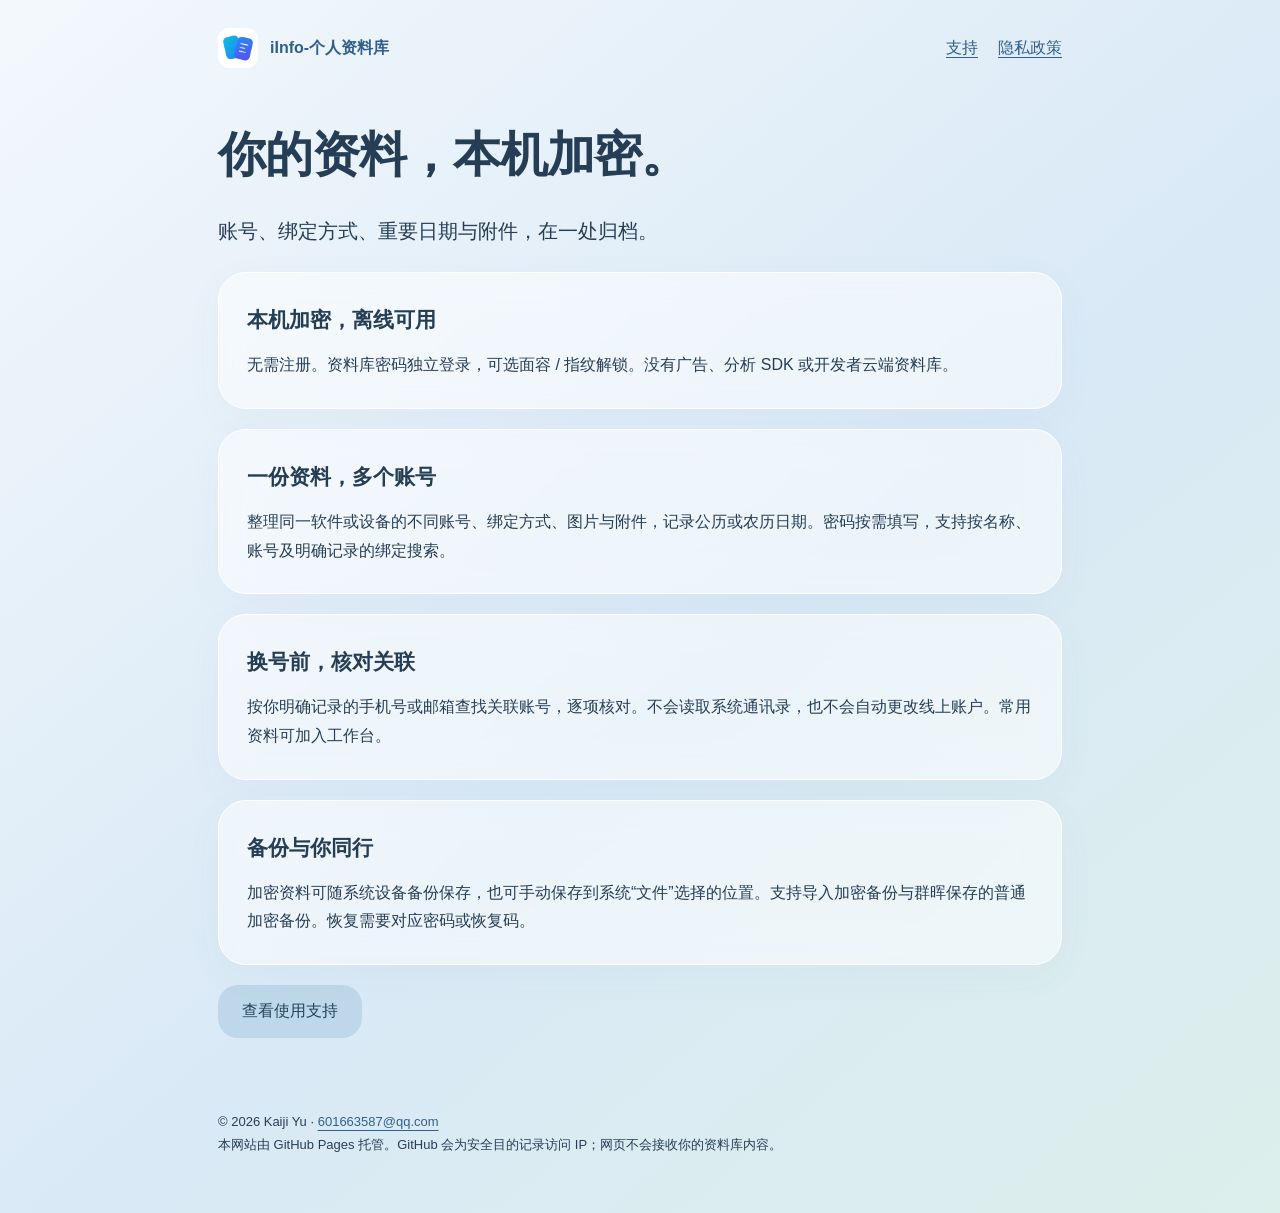
<file: index.html>
<!doctype html>
<html lang="zh-CN"><head><meta charset="utf-8"><meta name="viewport" content="width=device-width, initial-scale=1">
<meta name="color-scheme" content="light"><meta name="referrer" content="no-referrer">
<meta http-equiv="Content-Security-Policy" content="default-src 'none'; style-src 'self'; img-src 'self'; base-uri 'none'; form-action 'none'">
<title>你的资料，本机加密。 · iInfo-个人资料库</title><link rel="stylesheet" href="style.css"></head>
<body><header><a class="brand" href="index.html"><img src="app-icon.png" width="40" height="40" alt="">iInfo-个人资料库</a>
<nav aria-label="主要导航"><a href="support.html">支持</a><a href="privacy.html">隐私政策</a></nav></header>
<main><h1>你的资料，本机加密。</h1><p class="intro">账号、绑定方式、重要日期与附件，在一处归档。</p><section><h2>本机加密，离线可用</h2><p>无需注册。资料库密码独立登录，可选面容 / 指纹解锁。没有广告、分析 SDK 或开发者云端资料库。</p></section><section><h2>一份资料，多个账号</h2><p>整理同一软件或设备的不同账号、绑定方式、图片与附件，记录公历或农历日期。密码按需填写，支持按名称、账号及明确记录的绑定搜索。</p></section><section><h2>换号前，核对关联</h2><p>按你明确记录的手机号或邮箱查找关联账号，逐项核对。不会读取系统通讯录，也不会自动更改线上账户。常用资料可加入工作台。</p></section><section><h2>备份与你同行</h2><p>加密资料可随系统设备备份保存，也可手动保存到系统“文件”选择的位置。支持导入加密备份与群晖保存的普通加密备份。恢复需要对应密码或恢复码。</p></section><p><a class="action" href="support.html">查看使用支持</a></p></main>
<footer>© 2026 Kaiji Yu · <a href="mailto:601663587@qq.com">601663587@qq.com</a><p>本网站由 GitHub Pages 托管。GitHub 会为安全目的记录访问 IP；网页不会接收你的资料库内容。</p></footer></body></html>
</file>
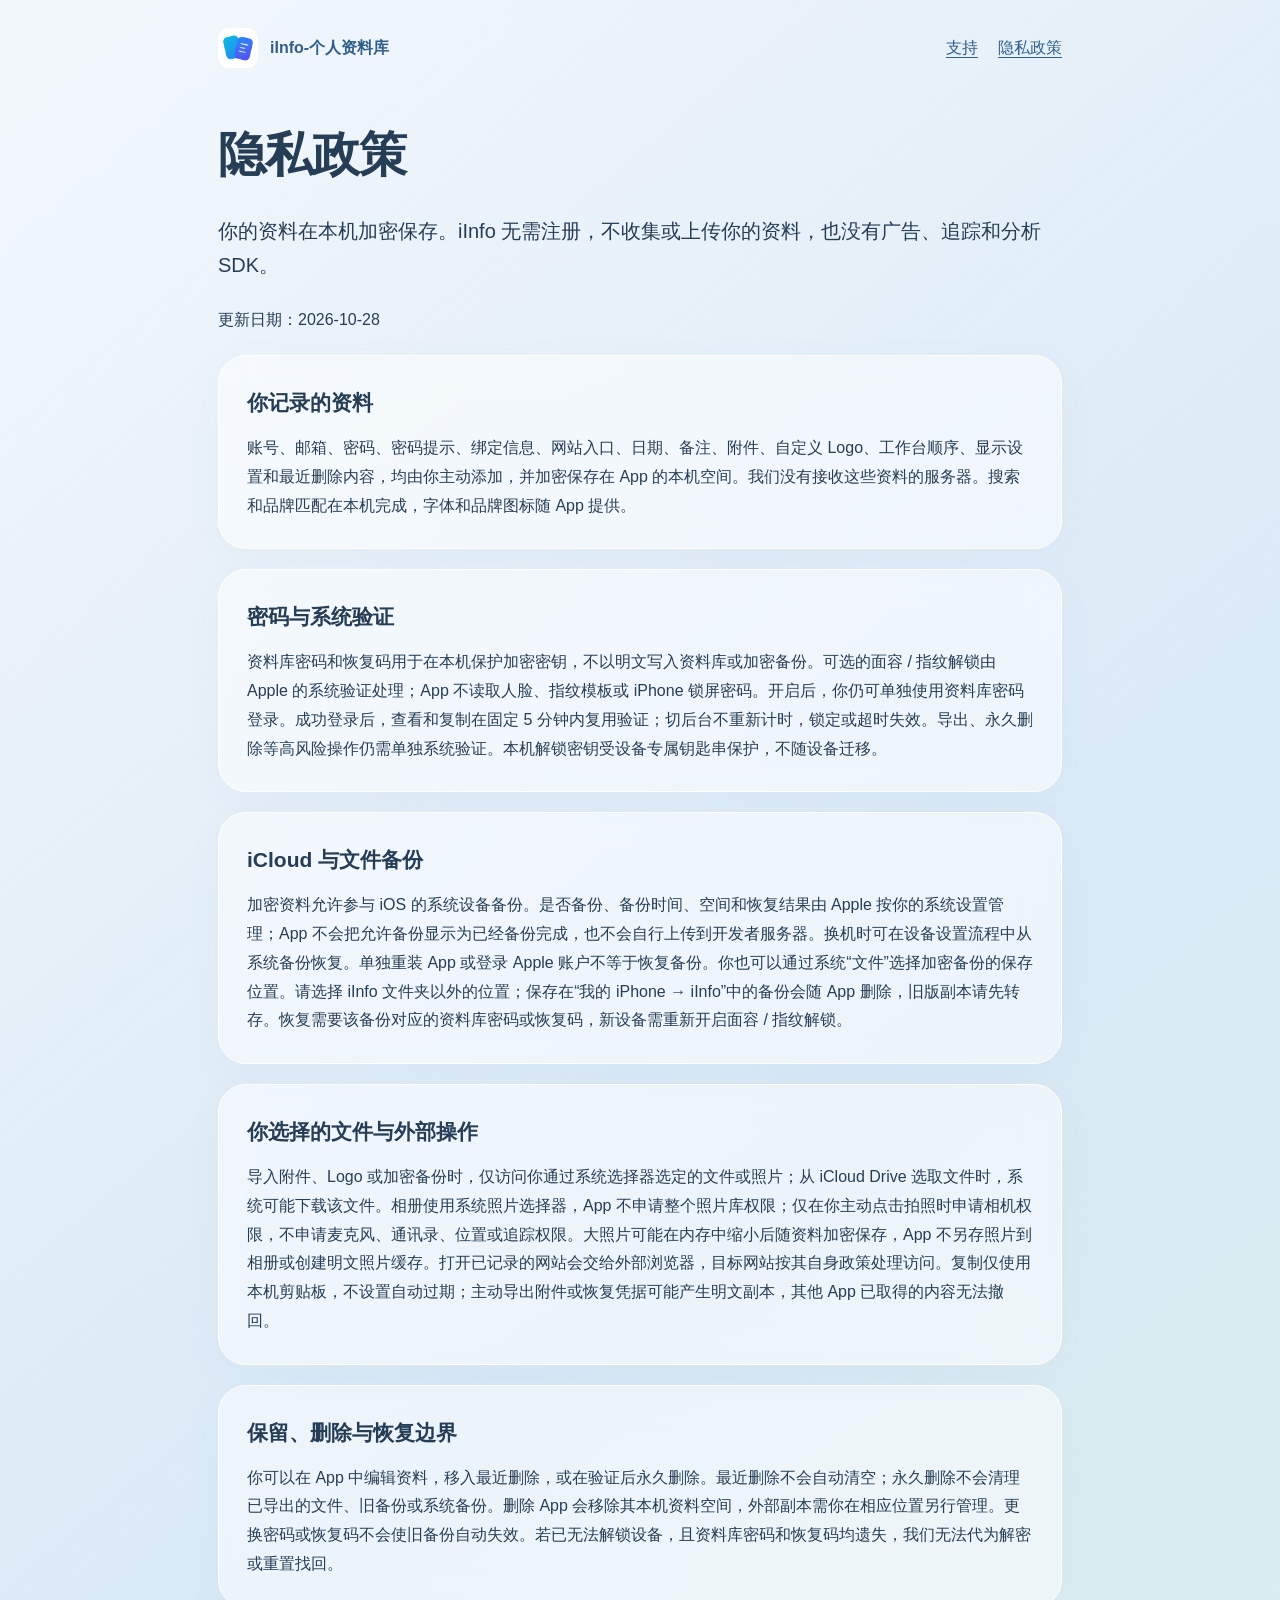
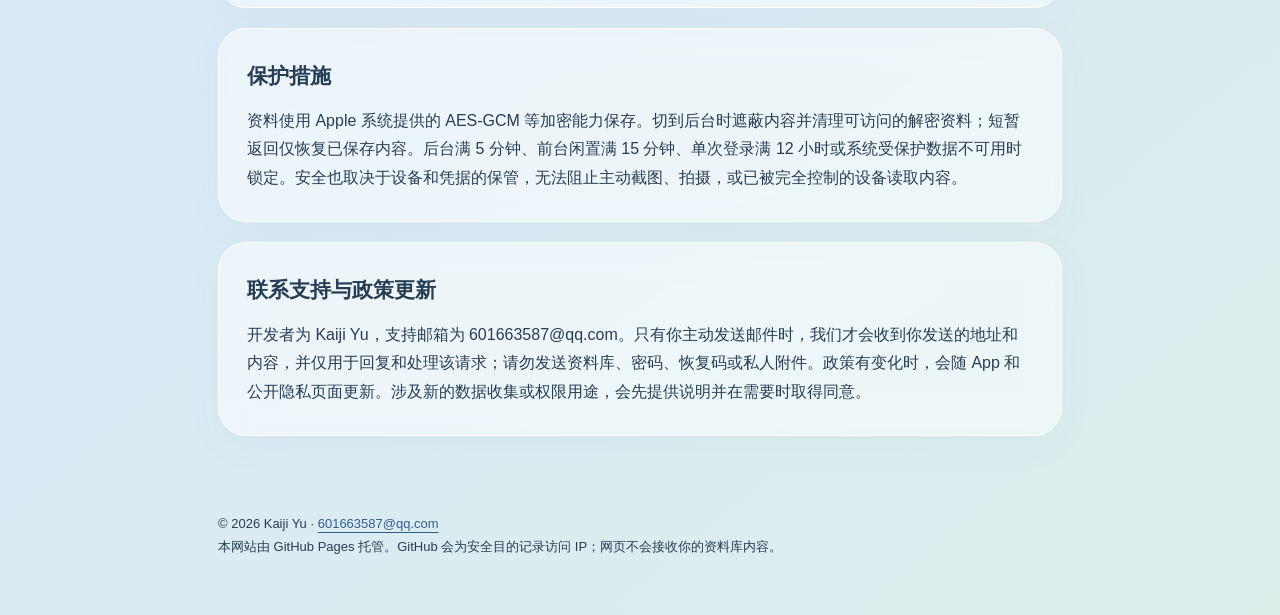
<file: privacy.html>
<!doctype html>
<html lang="zh-CN"><head><meta charset="utf-8"><meta name="viewport" content="width=device-width, initial-scale=1">
<meta name="color-scheme" content="light"><meta name="referrer" content="no-referrer">
<meta http-equiv="Content-Security-Policy" content="default-src 'none'; style-src 'self'; img-src 'self'; base-uri 'none'; form-action 'none'">
<title>隐私政策 · iInfo-个人资料库</title><link rel="stylesheet" href="style.css"></head>
<body><header><a class="brand" href="index.html"><img src="app-icon.png" width="40" height="40" alt="">iInfo-个人资料库</a>
<nav aria-label="主要导航"><a href="support.html">支持</a><a href="privacy.html">隐私政策</a></nav></header>
<main><h1>隐私政策</h1><p class="intro">你的资料在本机加密保存。iInfo 无需注册，不收集或上传你的资料，也没有广告、追踪和分析 SDK。</p><p>更新日期：2026-10-28</p><section><h2>你记录的资料</h2><p>账号、邮箱、密码、密码提示、绑定信息、网站入口、日期、备注、附件、自定义 Logo、工作台顺序、显示设置和最近删除内容，均由你主动添加，并加密保存在 App 的本机空间。我们没有接收这些资料的服务器。搜索和品牌匹配在本机完成，字体和品牌图标随 App 提供。</p></section><section><h2>密码与系统验证</h2><p>资料库密码和恢复码用于在本机保护加密密钥，不以明文写入资料库或加密备份。可选的面容 / 指纹解锁由 Apple 的系统验证处理；App 不读取人脸、指纹模板或 iPhone 锁屏密码。开启后，你仍可单独使用资料库密码登录。成功登录后，查看和复制在固定 5 分钟内复用验证；切后台不重新计时，锁定或超时失效。导出、永久删除等高风险操作仍需单独系统验证。本机解锁密钥受设备专属钥匙串保护，不随设备迁移。</p></section><section><h2>iCloud 与文件备份</h2><p>加密资料允许参与 iOS 的系统设备备份。是否备份、备份时间、空间和恢复结果由 Apple 按你的系统设置管理；App 不会把允许备份显示为已经备份完成，也不会自行上传到开发者服务器。换机时可在设备设置流程中从系统备份恢复。单独重装 App 或登录 Apple 账户不等于恢复备份。你也可以通过系统“文件”选择加密备份的保存位置。请选择 iInfo 文件夹以外的位置；保存在“我的 iPhone → iInfo”中的备份会随 App 删除，旧版副本请先转存。恢复需要该备份对应的资料库密码或恢复码，新设备需重新开启面容 / 指纹解锁。</p></section><section><h2>你选择的文件与外部操作</h2><p>导入附件、Logo 或加密备份时，仅访问你通过系统选择器选定的文件或照片；从 iCloud Drive 选取文件时，系统可能下载该文件。相册使用系统照片选择器，App 不申请整个照片库权限；仅在你主动点击拍照时申请相机权限，不申请麦克风、通讯录、位置或追踪权限。大照片可能在内存中缩小后随资料加密保存，App 不另存照片到相册或创建明文照片缓存。打开已记录的网站会交给外部浏览器，目标网站按其自身政策处理访问。复制仅使用本机剪贴板，不设置自动过期；主动导出附件或恢复凭据可能产生明文副本，其他 App 已取得的内容无法撤回。</p></section><section><h2>保留、删除与恢复边界</h2><p>你可以在 App 中编辑资料，移入最近删除，或在验证后永久删除。最近删除不会自动清空；永久删除不会清理已导出的文件、旧备份或系统备份。删除 App 会移除其本机资料空间，外部副本需你在相应位置另行管理。更换密码或恢复码不会使旧备份自动失效。若已无法解锁设备，且资料库密码和恢复码均遗失，我们无法代为解密或重置找回。</p></section><section><h2>保护措施</h2><p>资料使用 Apple 系统提供的 AES-GCM 等加密能力保存。切到后台时遮蔽内容并清理可访问的解密资料；短暂返回仅恢复已保存内容。后台满 5 分钟、前台闲置满 15 分钟、单次登录满 12 小时或系统受保护数据不可用时锁定。安全也取决于设备和凭据的保管，无法阻止主动截图、拍摄，或已被完全控制的设备读取内容。</p></section><section><h2>联系支持与政策更新</h2><p>开发者为 Kaiji Yu，支持邮箱为 601663587@qq.com。只有你主动发送邮件时，我们才会收到你发送的地址和内容，并仅用于回复和处理该请求；请勿发送资料库、密码、恢复码或私人附件。政策有变化时，会随 App 和公开隐私页面更新。涉及新的数据收集或权限用途，会先提供说明并在需要时取得同意。</p></section></main>
<footer>© 2026 Kaiji Yu · <a href="mailto:601663587@qq.com">601663587@qq.com</a><p>本网站由 GitHub Pages 托管。GitHub 会为安全目的记录访问 IP；网页不会接收你的资料库内容。</p></footer></body></html>
</file>
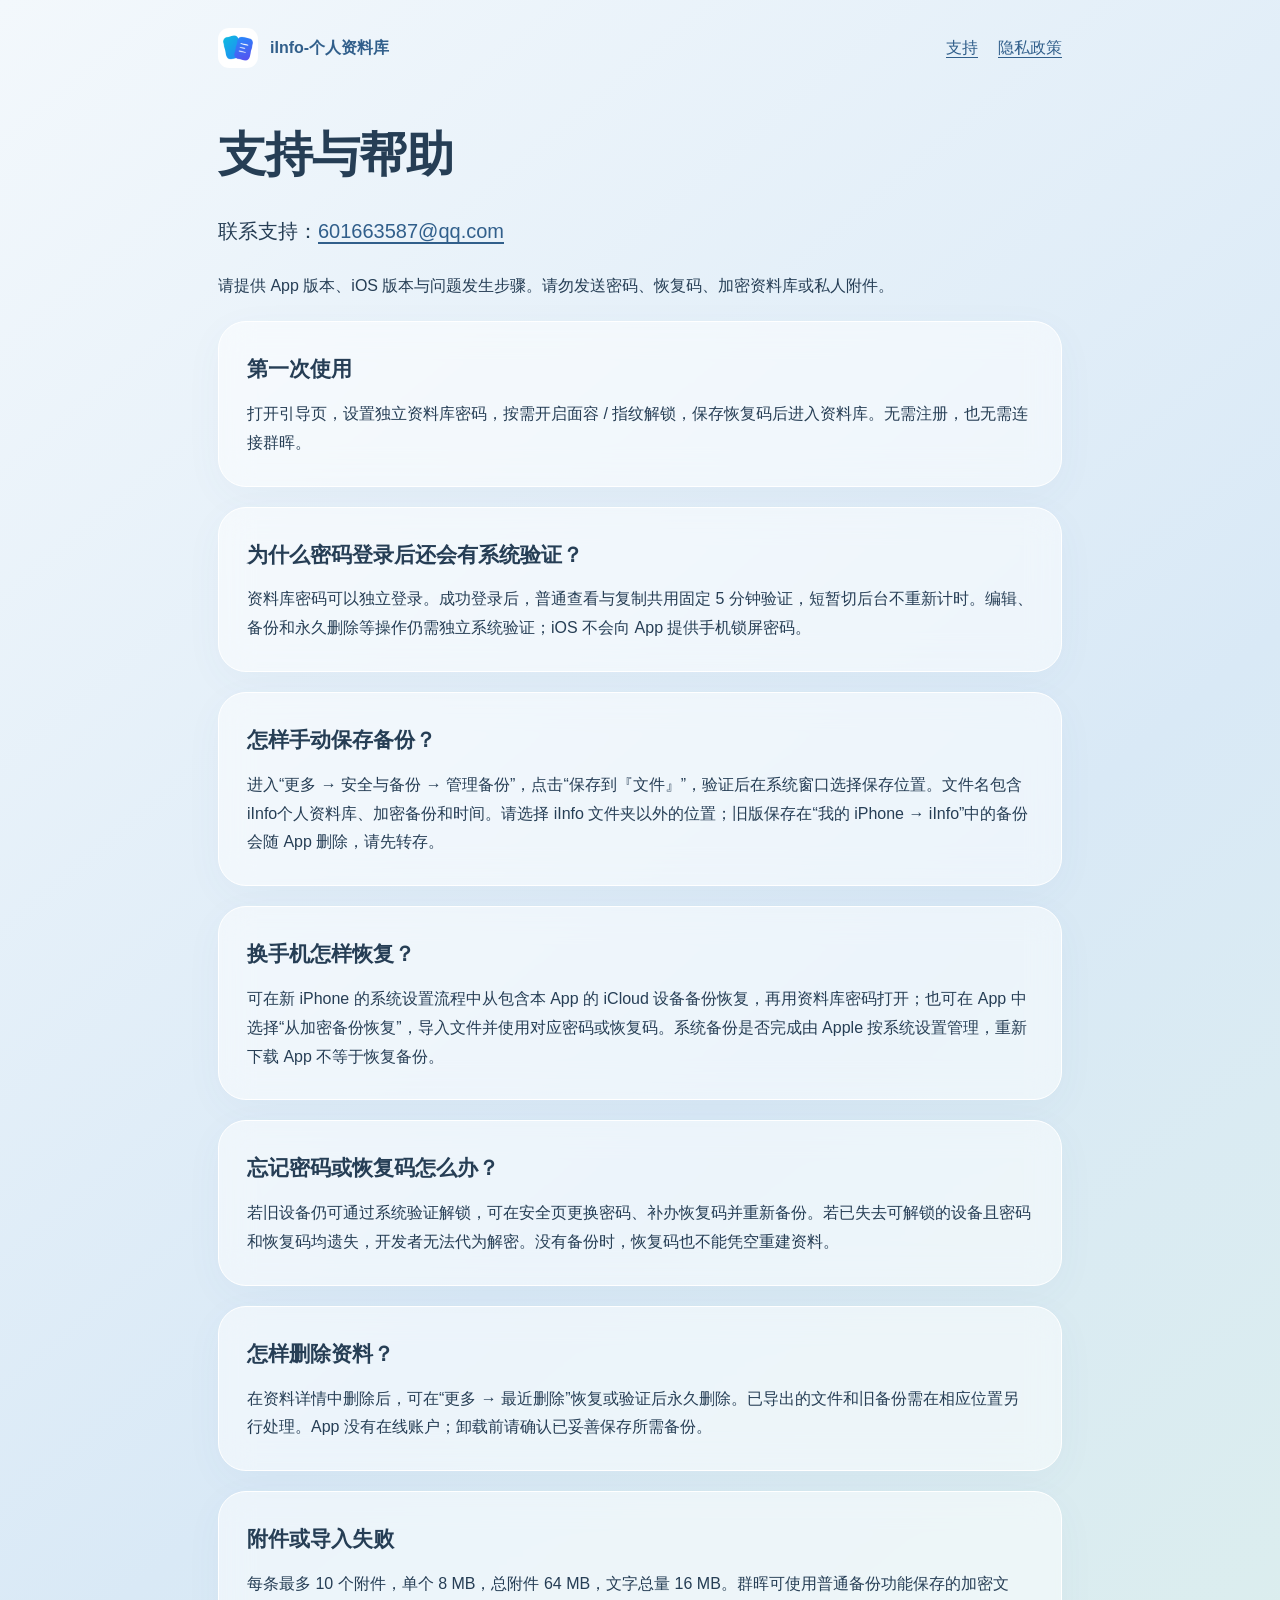
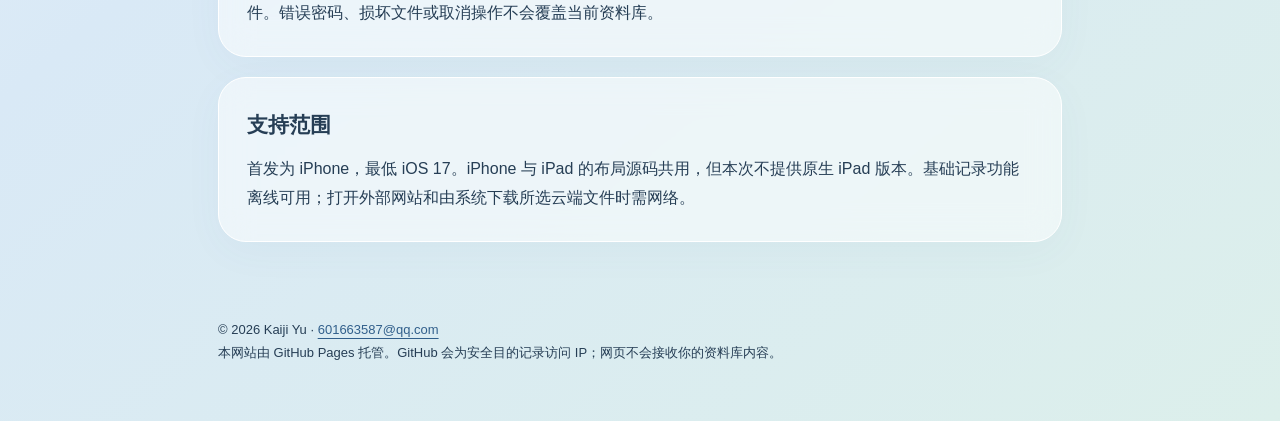
<file: support.html>
<!doctype html>
<html lang="zh-CN"><head><meta charset="utf-8"><meta name="viewport" content="width=device-width, initial-scale=1">
<meta name="color-scheme" content="light"><meta name="referrer" content="no-referrer">
<meta http-equiv="Content-Security-Policy" content="default-src 'none'; style-src 'self'; img-src 'self'; base-uri 'none'; form-action 'none'">
<title>支持与帮助 · iInfo-个人资料库</title><link rel="stylesheet" href="style.css"></head>
<body><header><a class="brand" href="index.html"><img src="app-icon.png" width="40" height="40" alt="">iInfo-个人资料库</a>
<nav aria-label="主要导航"><a href="support.html">支持</a><a href="privacy.html">隐私政策</a></nav></header>
<main><h1>支持与帮助</h1><p class="intro">联系支持：<a href="mailto:601663587@qq.com">601663587@qq.com</a></p><p>请提供 App 版本、iOS 版本与问题发生步骤。请勿发送密码、恢复码、加密资料库或私人附件。</p><section><h2>第一次使用</h2><p>打开引导页，设置独立资料库密码，按需开启面容 / 指纹解锁，保存恢复码后进入资料库。无需注册，也无需连接群晖。</p></section><section><h2>为什么密码登录后还会有系统验证？</h2><p>资料库密码可以独立登录。成功登录后，普通查看与复制共用固定 5 分钟验证，短暂切后台不重新计时。编辑、备份和永久删除等操作仍需独立系统验证；iOS 不会向 App 提供手机锁屏密码。</p></section><section><h2>怎样手动保存备份？</h2><p>进入“更多 → 安全与备份 → 管理备份”，点击“保存到『文件』”，验证后在系统窗口选择保存位置。文件名包含 iInfo个人资料库、加密备份和时间。请选择 iInfo 文件夹以外的位置；旧版保存在“我的 iPhone → iInfo”中的备份会随 App 删除，请先转存。</p></section><section><h2>换手机怎样恢复？</h2><p>可在新 iPhone 的系统设置流程中从包含本 App 的 iCloud 设备备份恢复，再用资料库密码打开；也可在 App 中选择“从加密备份恢复”，导入文件并使用对应密码或恢复码。系统备份是否完成由 Apple 按系统设置管理，重新下载 App 不等于恢复备份。</p></section><section><h2>忘记密码或恢复码怎么办？</h2><p>若旧设备仍可通过系统验证解锁，可在安全页更换密码、补办恢复码并重新备份。若已失去可解锁的设备且密码和恢复码均遗失，开发者无法代为解密。没有备份时，恢复码也不能凭空重建资料。</p></section><section><h2>怎样删除资料？</h2><p>在资料详情中删除后，可在“更多 → 最近删除”恢复或验证后永久删除。已导出的文件和旧备份需在相应位置另行处理。App 没有在线账户；卸载前请确认已妥善保存所需备份。</p></section><section><h2>附件或导入失败</h2><p>每条最多 10 个附件，单个 8 MB，总附件 64 MB，文字总量 16 MB。群晖可使用普通备份功能保存的加密文件。错误密码、损坏文件或取消操作不会覆盖当前资料库。</p></section><section><h2>支持范围</h2><p>首发为 iPhone，最低 iOS 17。iPhone 与 iPad 的布局源码共用，但本次不提供原生 iPad 版本。基础记录功能离线可用；打开外部网站和由系统下载所选云端文件时需网络。</p></section></main>
<footer>© 2026 Kaiji Yu · <a href="mailto:601663587@qq.com">601663587@qq.com</a><p>本网站由 GitHub Pages 托管。GitHub 会为安全目的记录访问 IP；网页不会接收你的资料库内容。</p></footer></body></html>
</file>
<file: style.css>
*{box-sizing:border-box}html{color-scheme:light}body{margin:0;font:16px/1.8 -apple-system,BlinkMacSystemFont,"PingFang SC","Microsoft YaHei",sans-serif;color:#263e55;background:linear-gradient(140deg,#f3f8fc,#d9e9f6 55%,#dcefeb);min-height:100vh}header,main,footer{max-width:900px;margin:auto;padding:28px}header{display:flex;align-items:center;justify-content:space-between;gap:20px}a{color:#315f8b;text-underline-offset:4px}a:focus-visible{outline:3px solid #315f8b;outline-offset:5px;border-radius:5px}.brand{display:flex;align-items:center;gap:12px;text-decoration:none;font-weight:600}.brand img{border-radius:11px}nav{display:flex;gap:20px}main{padding-top:28px}h1{font-size:clamp(30px,6vw,48px);line-height:1.3;letter-spacing:-1px;margin:0 0 28px}h2{font-size:21px;margin:0 0 12px}p{margin:0 0 16px;overflow-wrap:anywhere}.intro{font-size:20px;line-height:1.7;margin-bottom:24px}section{padding:28px;border:1px solid #fff;border-radius:28px;margin:20px 0;background:#ffffff80;box-shadow:0 10px 40px #416b8d0a;backdrop-filter:blur(16px)}section p{margin:0}.action{display:inline-block;text-decoration:none;border-radius:20px;padding:12px 24px;background:#bed8e9;color:#24455e}footer{font-size:13px;padding-bottom:40px}@media(max-width:520px){header,main,footer{padding:20px}header{flex-wrap:wrap}section{padding:22px;border-radius:24px}nav{font-size:14px}}@media(prefers-reduced-transparency:reduce){section{background:#f5f9fc;backdrop-filter:none}}
</file>
